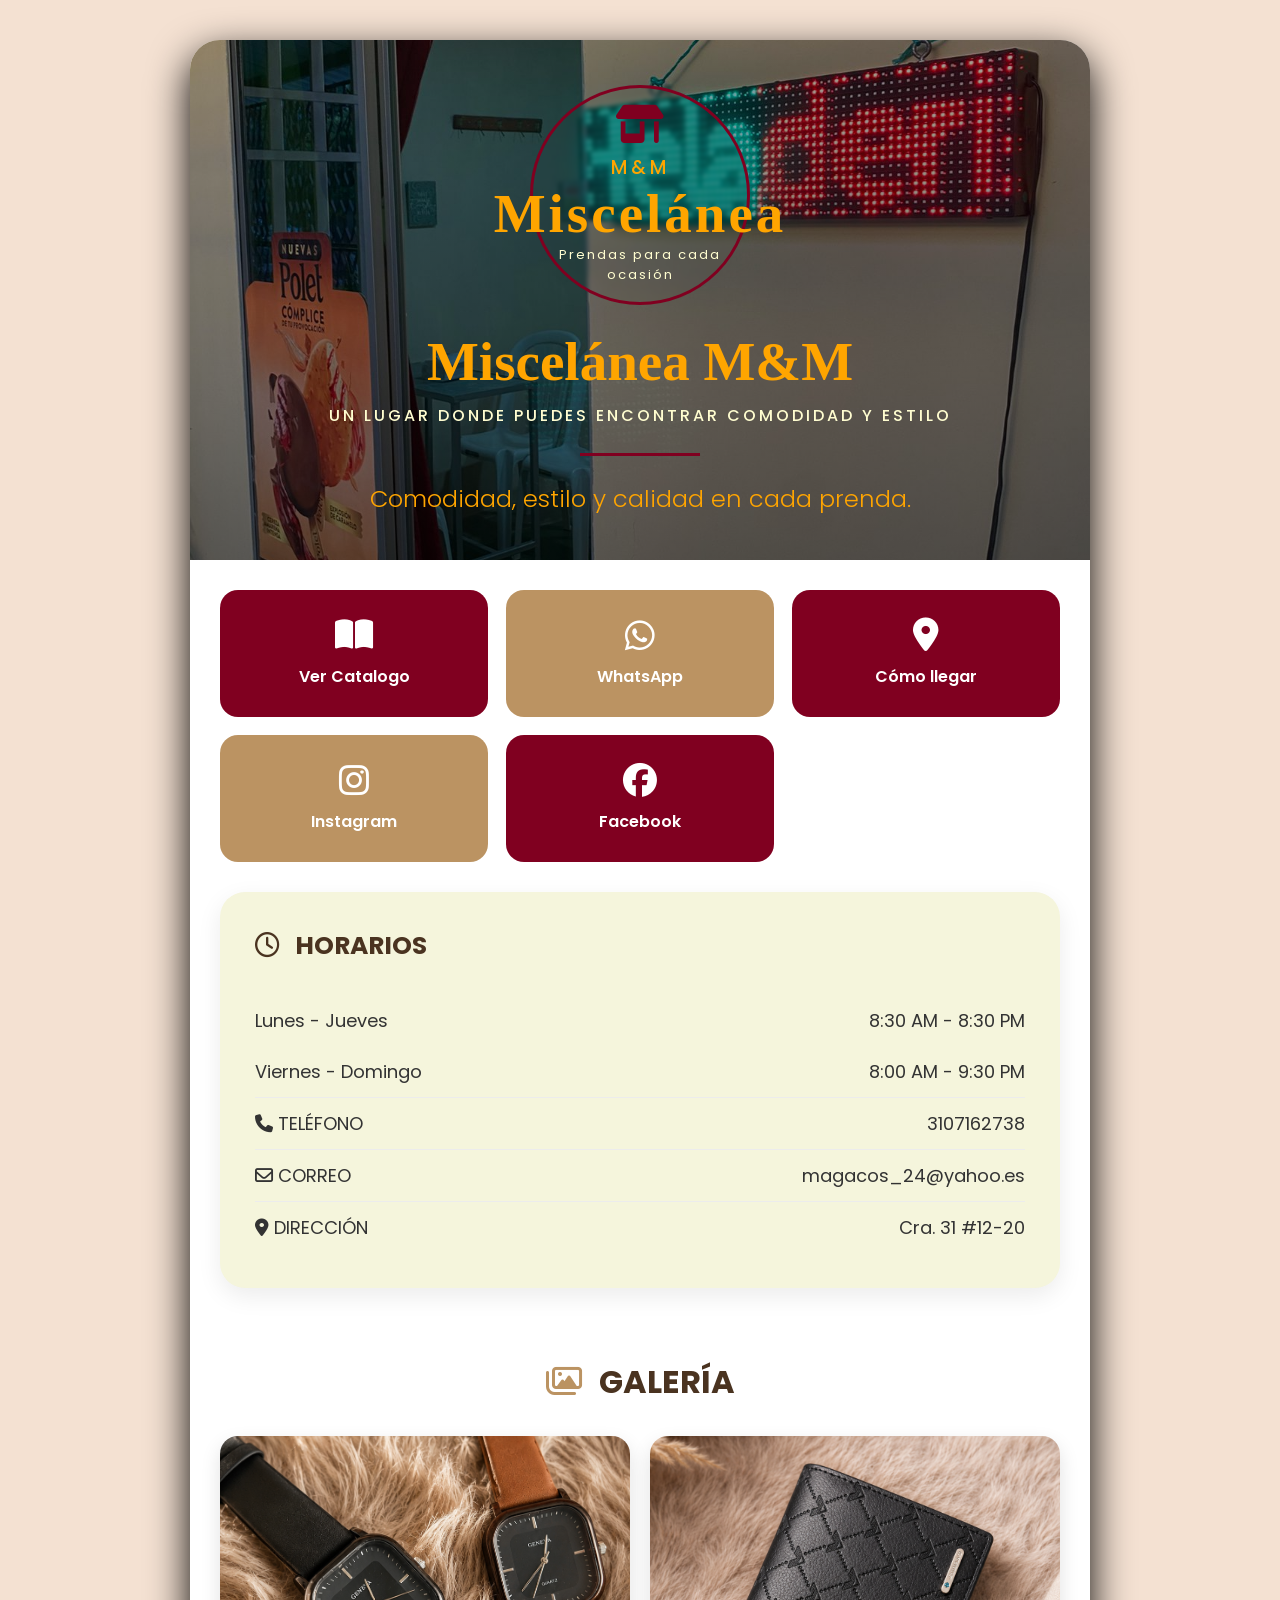
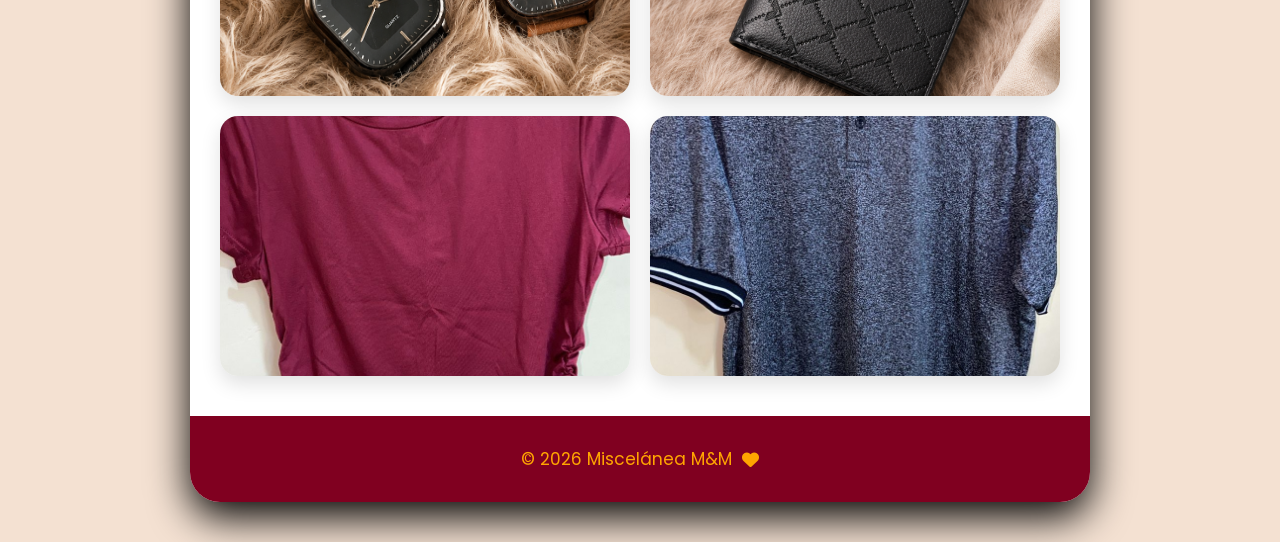
<file: index.html>
<!DOCTYPE html>
<html lang="es">

<head>

    <meta charset="UTF-8">
    <meta name="viewport" content="width=device-width, initial-scale=1.0">

    <title>Miscelánea M&M</title>

    <!-- Google Fonts -->
    <link href="https://fonts.googleapis.com/css2?family=Poppins:wght@300;400;500;600;700&display=swap"
        rel="stylesheet">

    <!-- Font Awesome -->
    <link rel="stylesheet"
        href="https://cdnjs.cloudflare.com/ajax/libs/font-awesome/6.6.0/css/all.min.css">

    <link rel="stylesheet" href="style.css">

</head>

<body>

<div class="container">

<!-- HERO -->

<header class="hero">

<div class="overlay">

<div class="logo">
    
<i class="fa-solid fa-shop"></i>

<h3>M&M</h3>

<h1>Miscelánea</h1>

<p>Prendas para cada ocasión</p>

</div>

<h2>Miscelánea M&M</h2>

<h4>Un lugar donde puedes encontrar comodidad y estilo</h4>

<div class="linea"></div>

<p class="frase">

Comodidad, estilo y calidad en cada prenda.

</p>

</div>

</header>

<!-- BOTONES -->

<section class="botones">

<a href="catalogo.html" class="btn oscuro">

<i class="fa-solid fa-book-open"></i>

<span>Ver Catalogo</span>

</a>

<a href="https://wa.me/573107162738" class="btn cafe">

<i class="fa-brands fa-whatsapp"></i>

<span>WhatsApp</span>

</a>

<a href="https://www.google.com/maps/place/9%C2%B015'10.4%22N+74%C2%B046'19.6%22W/@9.2528896,-74.7746915,17z/data=!3m1!4b1!4m4!3m3!8m2!3d9.2528896!4d-74.7721166?hl=es&entry=ttu&g_ep=EgoyMDI2MDYyOC4wIKXMDSoASAFQAw%3D%3D" class="btn marron">

<i class="fa-solid fa-location-dot"></i>

<span>Cómo llegar</span>

</a>

<a href="https://www.instagram.com/heladeria_y_miscelanea?igsh=cWpjZzhrdTNiMW14" class="btn claro">

<i class="fa-brands fa-instagram"></i>

<span>Instagram</span>

</a>

<a href="https://www.facebook.com/login/device-based/regular/login/?login_attempt=1" class="btn verde">

<i class="fa-brands fa-facebook"></i>

<span>Facebook</span>

</a>

</section>

<!-- INFORMACIÓN -->

<section class="card">

<h3>

<i class="fa-regular fa-clock"></i>

HORARIOS

</h3>

<div class="fila">

<p>Lunes - Jueves</p>

<p>8:30 AM - 8:30 PM</p>

</div>

<div class="fila">

<p>Viernes - Domingo</p>

<p>8:00 AM - 9:30 PM</p>

</div>

<hr>

<div class="fila">

<p>

<i class="fa-solid fa-phone"></i>

TELÉFONO

</p>

<p>3107162738</p>

</div>

<hr>

<div class="fila">

<p>

<i class="fa-regular fa-envelope"></i>

CORREO

</p>

<p>magacos_24@yahoo.es</p>

</div>

<hr>

<div class="fila">

<p>

<i class="fa-solid fa-location-dot"></i>

DIRECCIÓN

</p>

<p>Cra. 31 #12-20</p>

</div>

</section>

<!-- GALERÍA -->

<section class="galeria">

<h2>

<i class="fa-regular fa-images"></i>

GALERÍA

</h2>

<div class="imagenes">

<img src="./img/unir21.png">

<img src="./img/foto21.png">

<img src="./img/foto3.jpeg">

<img src="./img/foto4.jpeg">

</div>

</section>

<footer>

<p>

© 2026 Miscelánea  M&M
</p>

<i class="fa-solid fa-heart"></i>

</footer>

</div>

</body>

</html>
</file>
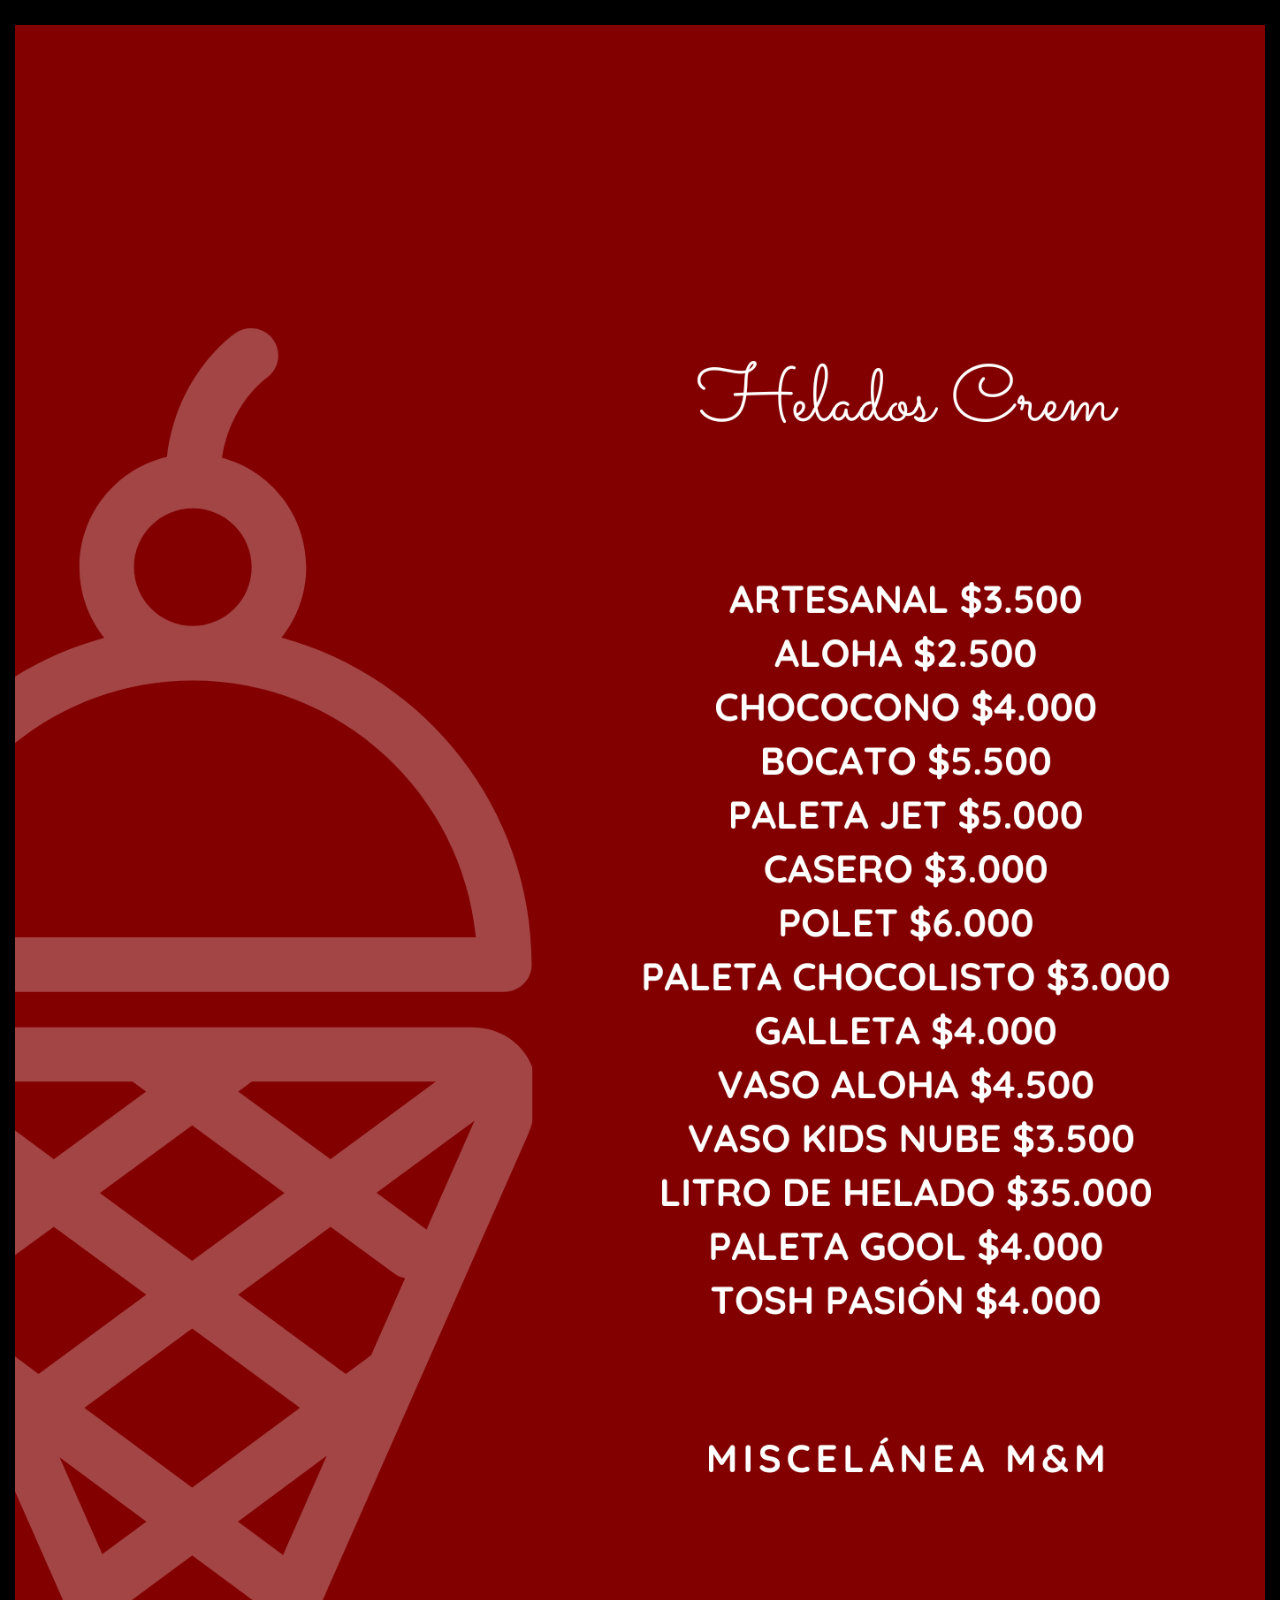
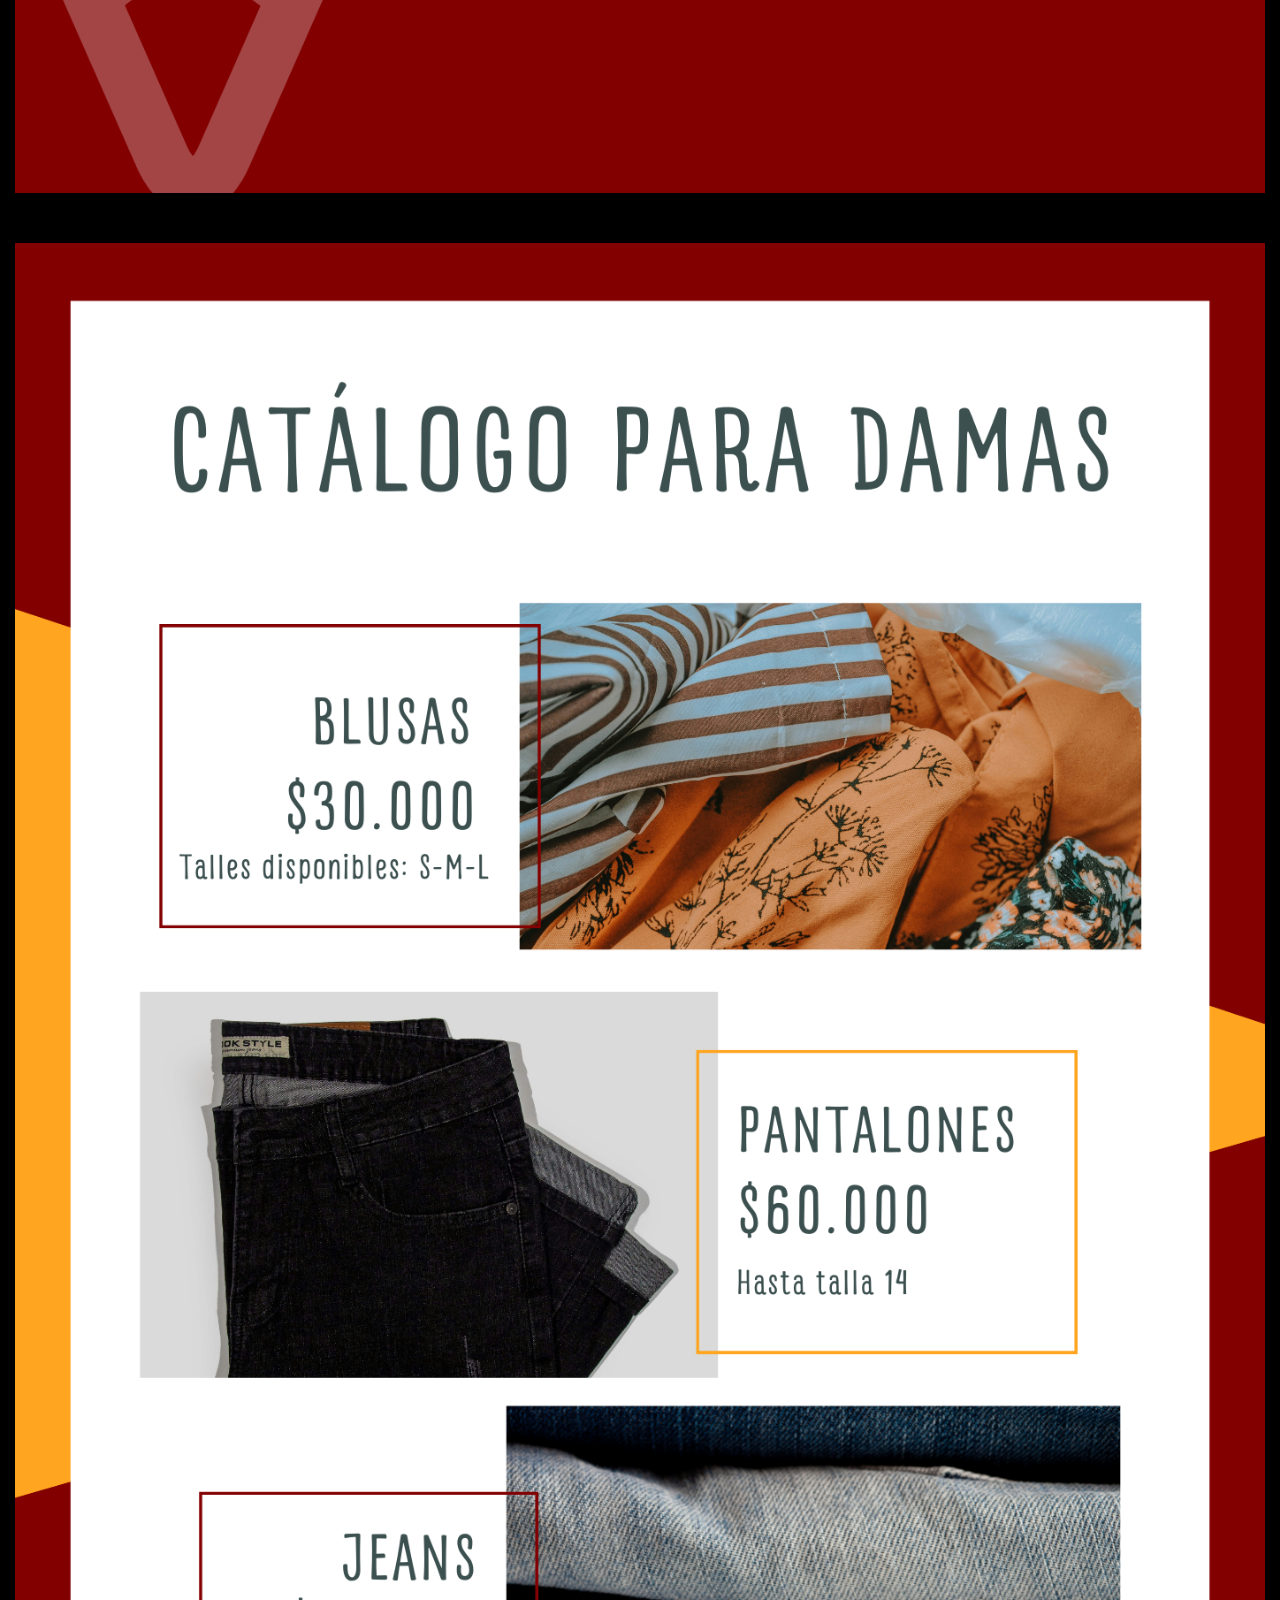
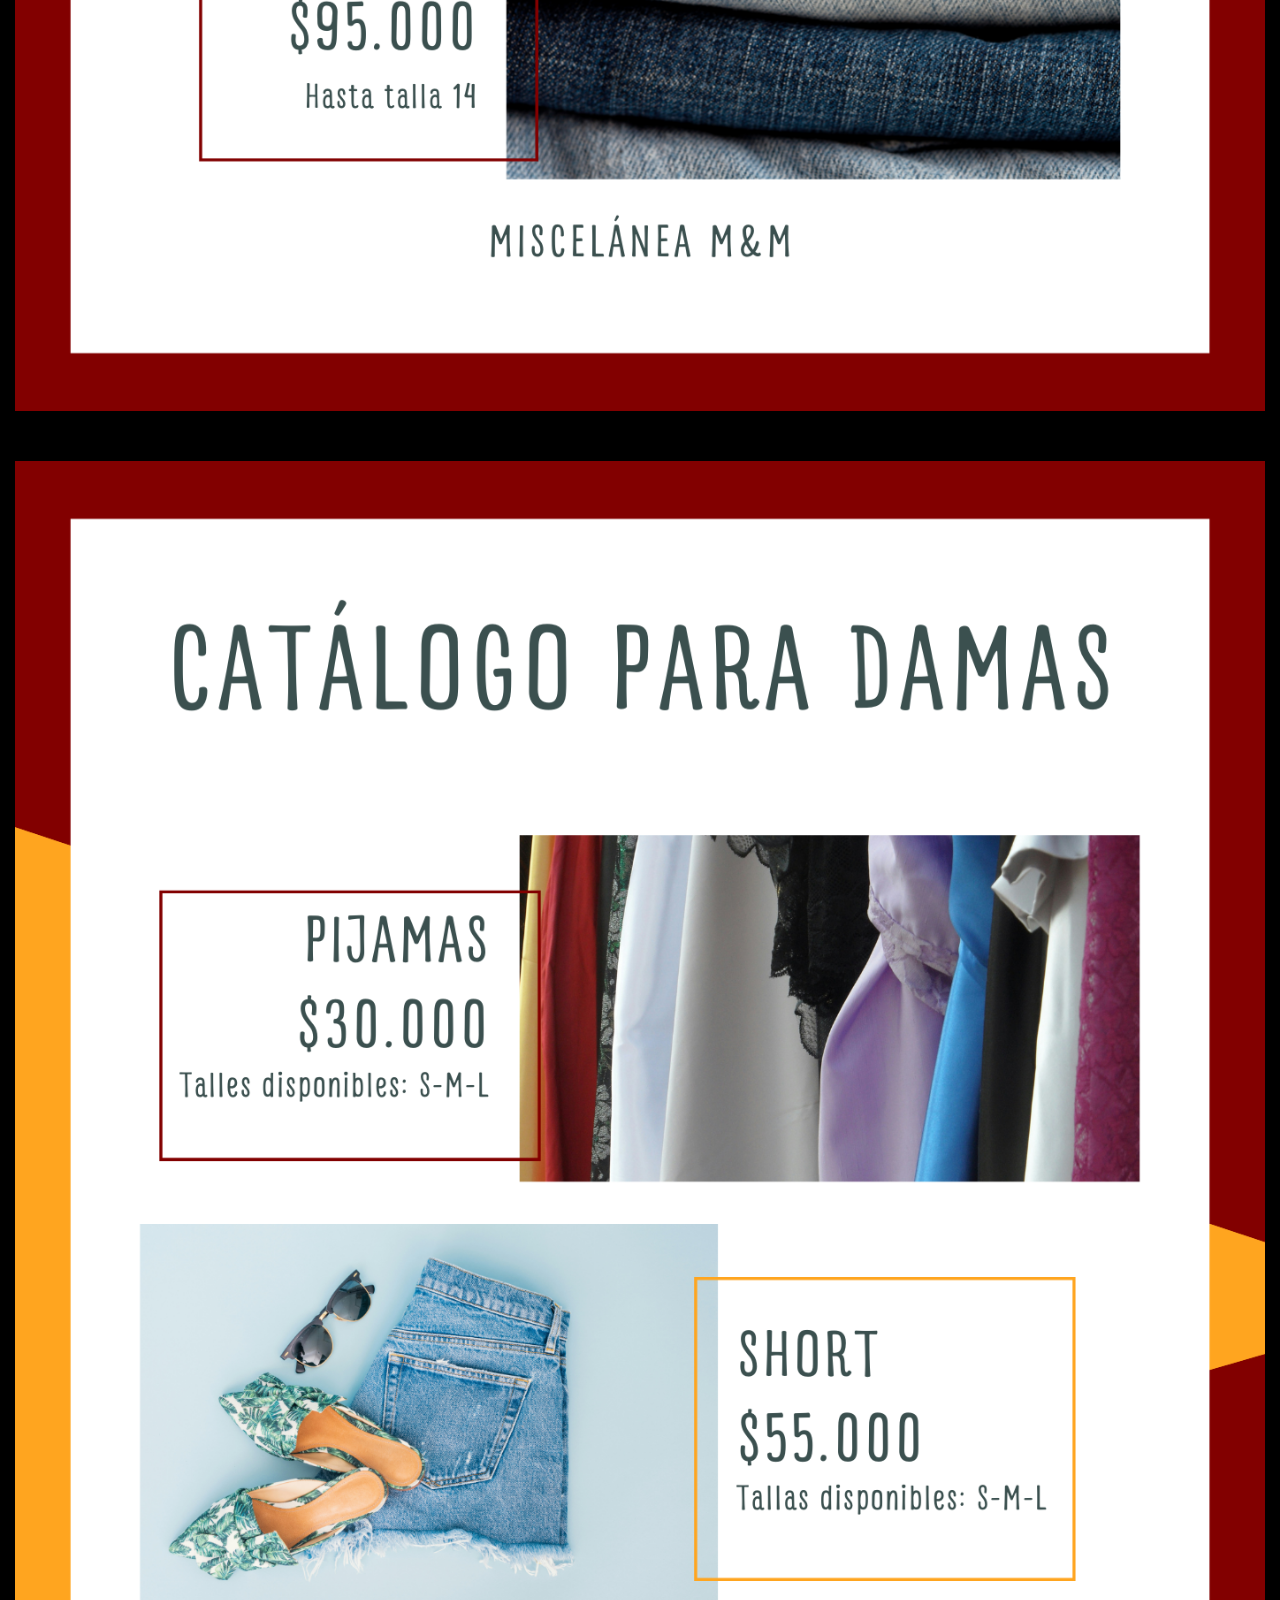
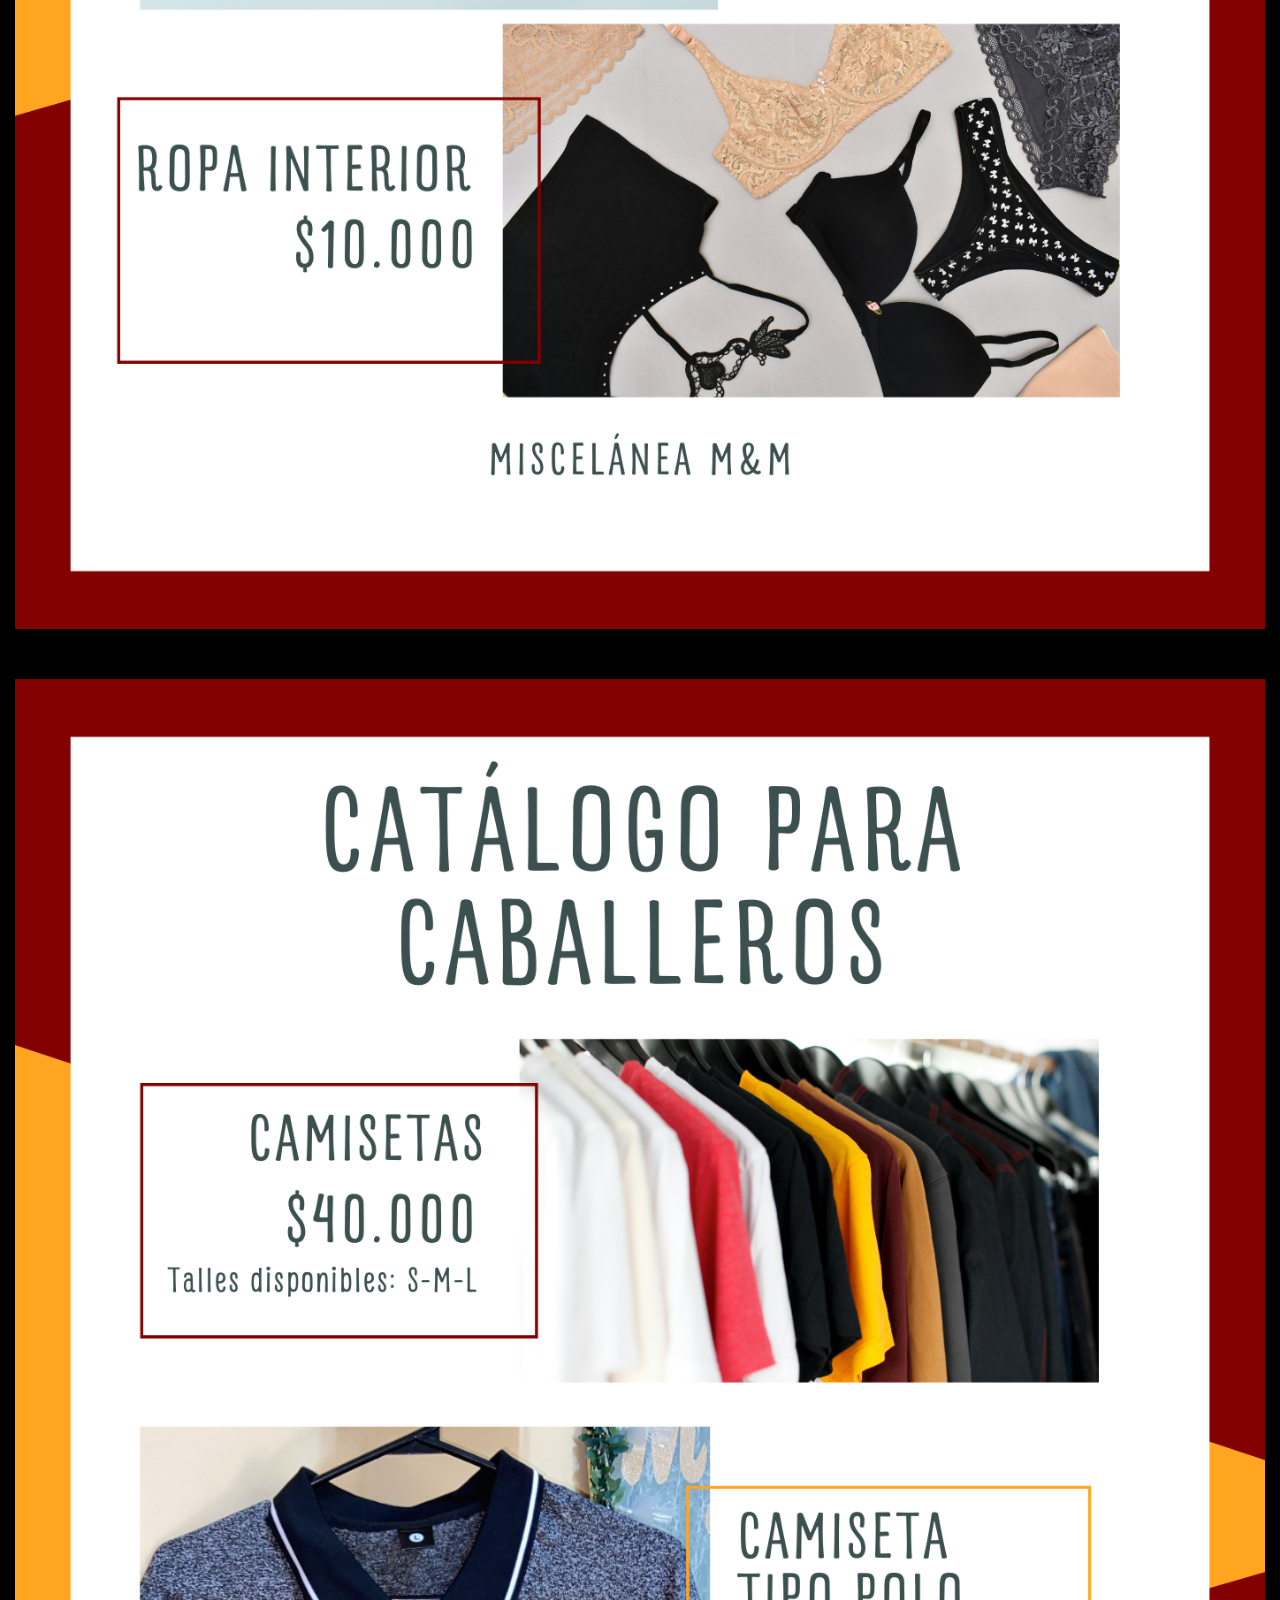
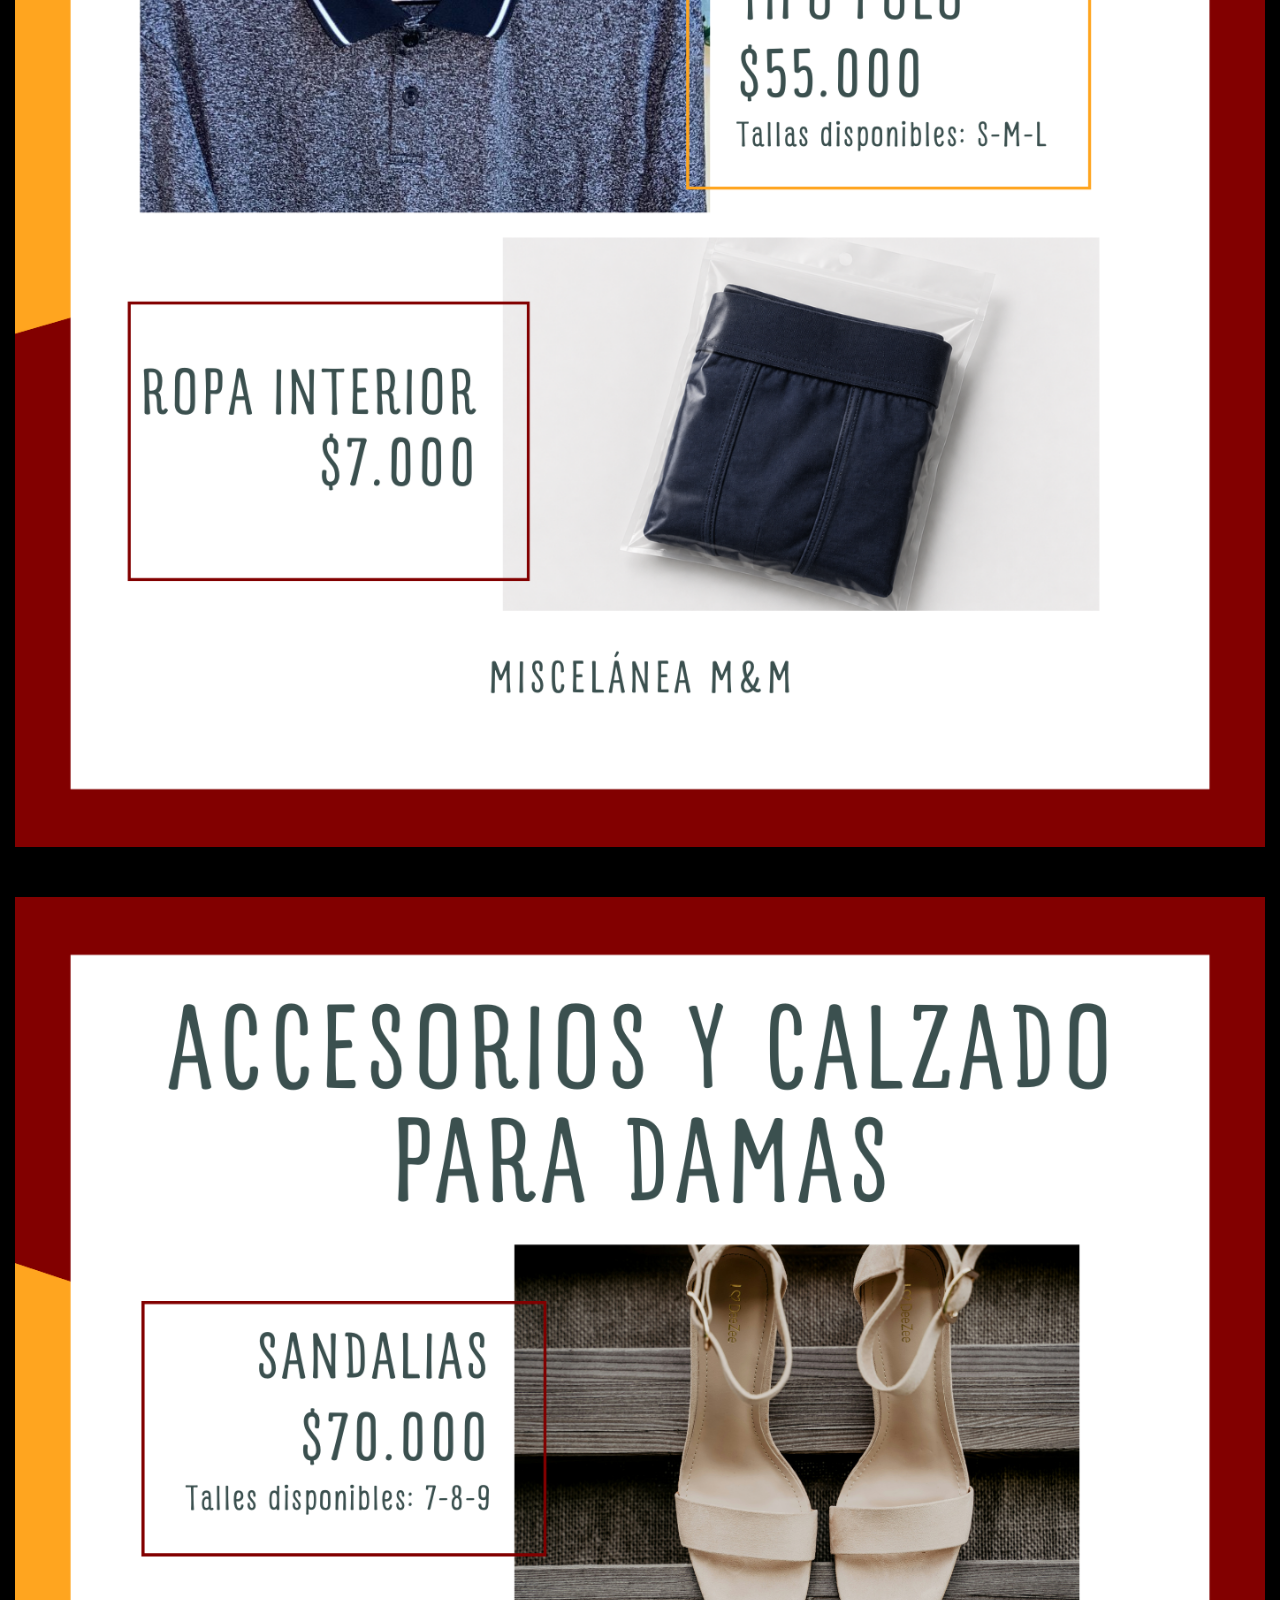
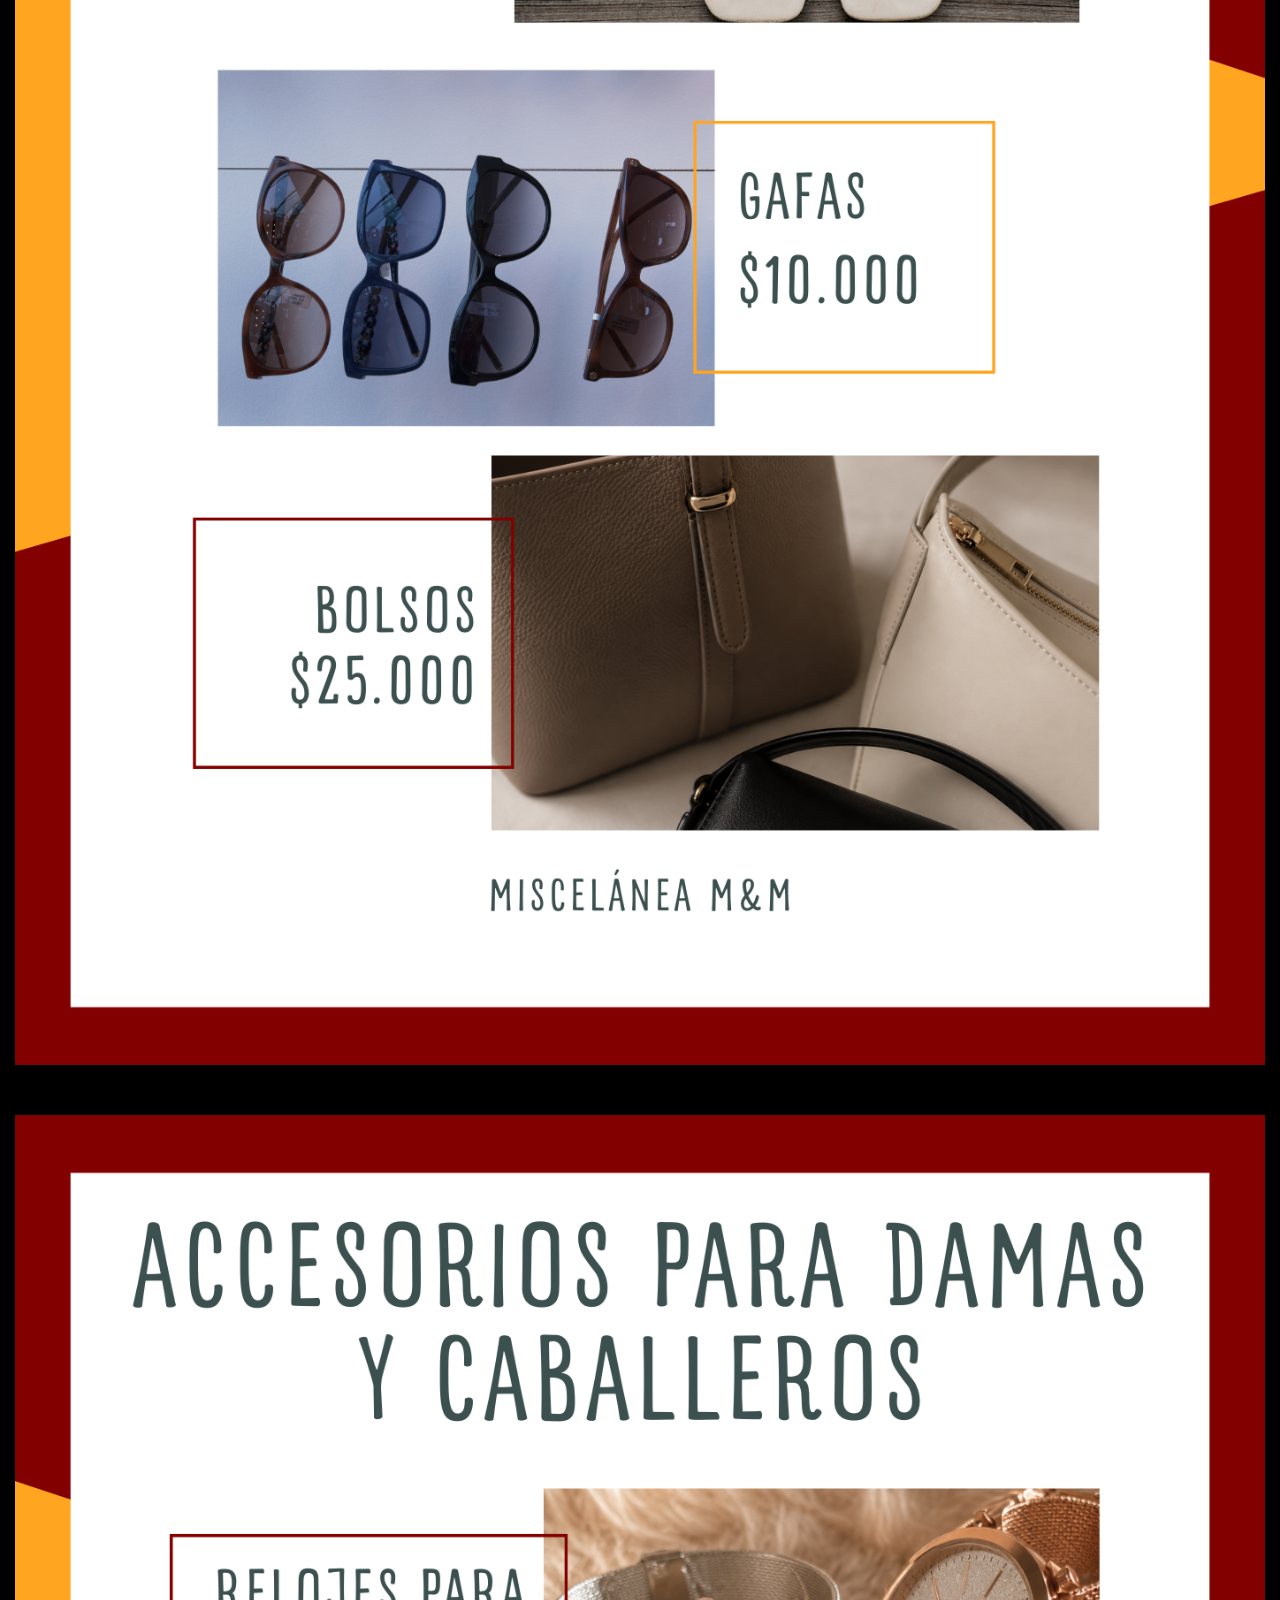
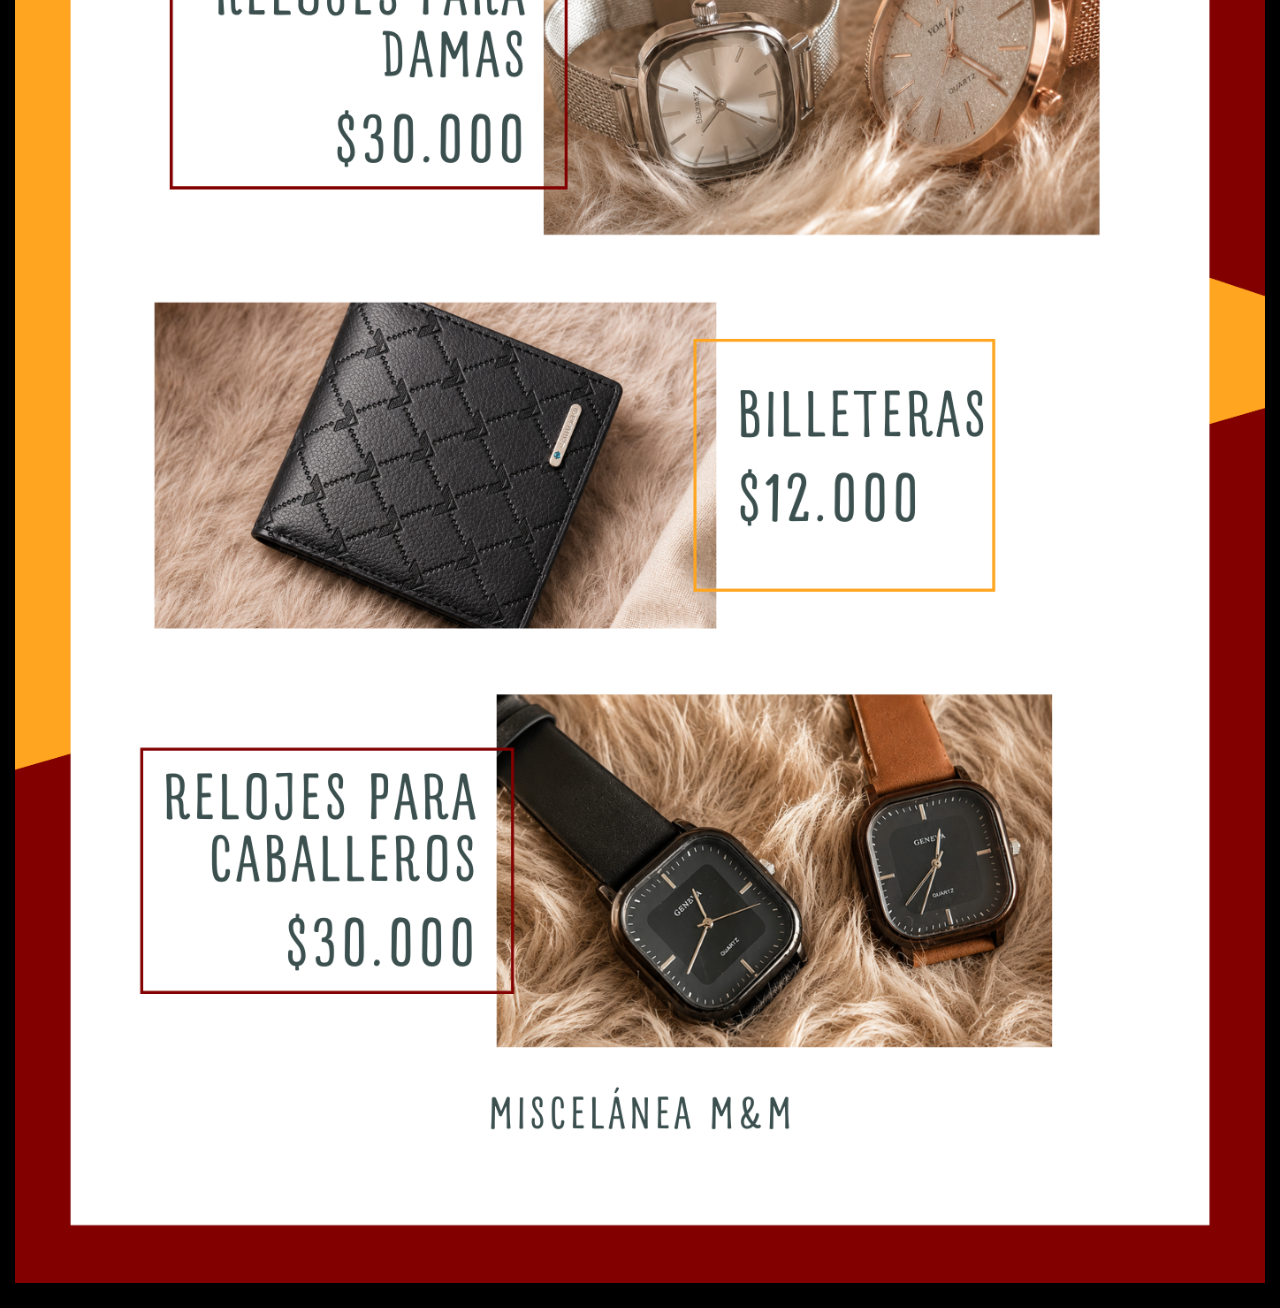
<file: catalogo.html>
<!DOCTYPE html>
<html lang="en">
<head>
    <meta charset="UTF-8">
    <meta name="viewport" content="width=device-width, initial-scale=1.0">
    <title>Document</title>
    <link rel="stylesheet" href="catalogo.css">
</head>
<body>
    <img src="./img/Helados1.png" alt="Catalogo" class="catalogo">
   <img src="./img/1 (10).png" alt="Catalogo" class="catalogo">
   <img src="./img/2 (10).png" alt="Catalogo" class="catalogo">
   <img src="./img/3 (7).png" alt="Catalogo" class="catalogo">
   <img src="./img/4 (1).png" alt="Catalogo" class="catalogo">
   <img src="./img/5 (1).png" alt="Catalogo" class="catalogo">
</div>
</body>
</html>
</file>
<file: style.css>
*{
    margin:0;
    padding:0;
    box-sizing:border-box;
}

body{
    font-family:'Poppins',sans-serif;
    background:#f4e1d2;
    display:flex;
    justify-content:center;
    padding:40px 15px;
    color:#333;
}

.container{
    width:100%;
    max-width:900px;
    background:#fff;
    border-radius:30px;
    overflow:hidden;
    box-shadow:0 15px 40px rgba(0,0,0,15);
}

/*======================
        HERO
=======================*/

.hero{
    height:520px;
    background:url("./img/foto5.jpeg") center center;
    background-size:cover;
    position:relative;
}

.overlay{
    width:100%;
    height:100%;
    background:linear-gradient(
    rgba(0,0,0,.35),
    rgba(0,0,0,.60));
    display:flex;
    flex-direction:column;
    justify-content:center;
    align-items:center;
    color: orange;
    text-align:center;
    padding:20px;
}

.logo{

    width:220px;
    height:220px;
    border:3px solid #800020;
    border-radius:50%;

    display:flex;
    flex-direction:column;
    justify-content:center;
    align-items:center;

    margin-bottom:25px;

}

.logo i{

    font-size:38px;
    color: #800020;

}

.logo h3{

    letter-spacing:4px;
    margin-top:10px;
    font-weight:500;

}

.logo h1{

    font-size:55px;
    letter-spacing:3px;
    font-family:Georgia, serif;

}

.logo p{

    font-size:13px;
    letter-spacing:2px;
    color:#FFFDD0;

}

.hero h2{

    font-size:55px;
    font-family:Georgia, serif;
    margin-bottom:10px;

}

.hero h4{

    letter-spacing:3px;
    font-weight:500;
    color:#FFFDD0;
    text-transform:uppercase;

}

.linea{

    width:120px;
    height:3px;
    background: #800020;
    margin:25px 0;

}

.frase{

    font-size:24px;
    font-weight:300;

}

/*====================
      BOTONES
=====================*/

.botones{

    display:grid;
    grid-template-columns:repeat(3,1fr);
    gap:18px;

    padding:30px;

}

.btn{

    text-decoration:none;
    color:white;

    border-radius:18px;

    display:flex;
    flex-direction:column;
    justify-content:center;
    align-items:center;

    padding:28px 10px;

    transition:.35s;

    font-weight:600;

}

.btn i{

    font-size:34px;
    margin-bottom:12px;

}

.btn:hover{

    transform:translateY(-8px);

}

.oscuro{

    background:#800020;

}

.cafe{

    background:#bb9362;

}

.marron{

    background:#800020;

}

.claro{

    background:#bb9362;
    color: white;

}

.verde{

    background:#800020;

}

/*=====================
        CARD
======================*/

.card{

    background: beige;

    margin:0 30px 30px;

    border-radius:25px;

    box-shadow:0 8px 25px rgba(0,0,0,.08);

    padding:35px;

}

.card h3{

    margin-bottom:30px;

    font-size:25px;

    color:#4a3320;

}

.card h3 i{

    margin-right:10px;

}

.fila{

    display:flex;
    justify-content:space-between;
    align-items:center;

    padding:12px 0;

}

.fila p{

    font-size:18px;

}

.card hr{

    border:none;
    border-top:1px solid #ececec;
}

/*=====================
        GALERÍA
======================*/

.galeria{

    padding:40px 30px;

}

.galeria h2{

    text-align:center;
    color:#4a3320;
    font-size:32px;
    margin-bottom:30px;

}

.galeria h2 i{

    color:#bb9362;
    margin-right:10px;

}

.imagenes{

    display:grid;
    grid-template-columns:repeat(2,1fr);
    gap:20px;

}

.imagenes img{

    width:100%;
    height:260px;

    object-fit:cover;

    border-radius:18px;

    transition:.4s;

    box-shadow:0 8px 20px rgba(0,0,0,.12);

}

.imagenes img:hover{

    transform:scale(1.05);

    box-shadow:0 12px 30px rgba(0,0,0,.18);

}

/*=====================
        FOOTER
======================*/

footer{

    background:#800020;

    color: orange;

    padding:30px;

    display:flex;

    justify-content:center;

    align-items:center;

    gap:10px;

    font-size:17px;

}

footer i{

    color:orange;

}

/*=====================
    EFECTOS GENERALES
======================*/

.card,
.btn,
.imagenes img,
.container{

    transition:.35s;

}

.card:hover{

    transform:translateY(-4px);

    box-shadow:0 15px 35px rgba(0,0,0,.12);

}

.btn:hover{

    opacity:.95;

}

.logo{

    backdrop-filter:blur(2px);

}

/*=====================
      RESPONSIVE
======================*/

@media(max-width:900px){

.botones{

grid-template-columns:repeat(2,1fr);

}

.hero{

height:470px;

}

.hero h2{

font-size:42px;

}

.logo{

width:180px;
height:180px;

}

.logo h1{

font-size:42px;

}

}

@media(max-width:650px){

.container{

border-radius:18px;

}

.hero{

height:420px;

}

.hero h2{

font-size:34px;

}

.hero h4{

font-size:13px;

}

.frase{

font-size:18px;

}

.botones{

grid-template-columns:1fr;

padding:20px;

}

.card{

margin:20px;

padding:25px;

}

.fila{

flex-direction:column;

align-items:flex-start;

gap:5px;

}

.fila p{

font-size:16px;

}

.imagenes{

grid-template-columns:1fr;

}

.imagenes img{

height:230px;

}

.galeria{

padding:20px;

}

footer{

flex-direction:column;

font-size:15px;

}

}

@media(max-width:450px){

.logo{

width:150px;
height:150px;

}

.logo h1{

font-size:34px;

}

.logo h3{

font-size:16px;

}

.logo p{

font-size:10px;

}

.hero h2{

font-size:28px;

}

.frase{

font-size:16px;

}

.btn{

padding:22px 10px;

}

.btn i{

font-size:28px;

}

.galeria h2{

font-size:26px;

}

}

/*=====================
    SCROLL SUAVE
======================*/

html{

scroll-behavior:smooth;

}
</file>
<file: catalogo.css>
/* ============================
   CONFIGURACIÓN GENERAL
============================ */

*{
    margin: 0;
    padding: 0;
    box-sizing: border-box;
}

html{
    scroll-behavior: smooth;
}

body{
    background: #f5f5f5;
    overflow-x: hidden;
    font-family: Arial, Helvetica, sans-serif;
}

/* ============================
   CONTENEDOR DEL CATÁLOGO
============================ */

.catalogo{
    width: 100%;
    display: flex;
    flex-direction: column;
    align-items: center;
    gap: 25px;
    padding: 25px 15px;
}

/* ============================
   IMÁGENES DEL CATÁLOGO
============================ */

.catalogo img{
    width: 100%;
    max-width: 900px;
    height: auto;
    display: block;
    border-radius: 12px;
    box-shadow: 0 8px 20px rgba(0,0,0,.15);
}

/* ============================
   TABLETS
============================ */

@media (max-width: 768px){

    .catalogo{
        gap: 20px;
        padding: 15px;
    }

    .catalogo img{
        width: 100%;
        max-width: 100%;
        border-radius: 10px;
    }

}

/* ============================
   CELULARES
============================ */

@media (max-width: 480px){

    .catalogo{
        gap: 15px;
        padding: 10px;
    }

    .catalogo img{
        width: 100%;
        max-width: 100%;
        border-radius: 8px;
    }

}

body{
    background: black;
}
</file>
